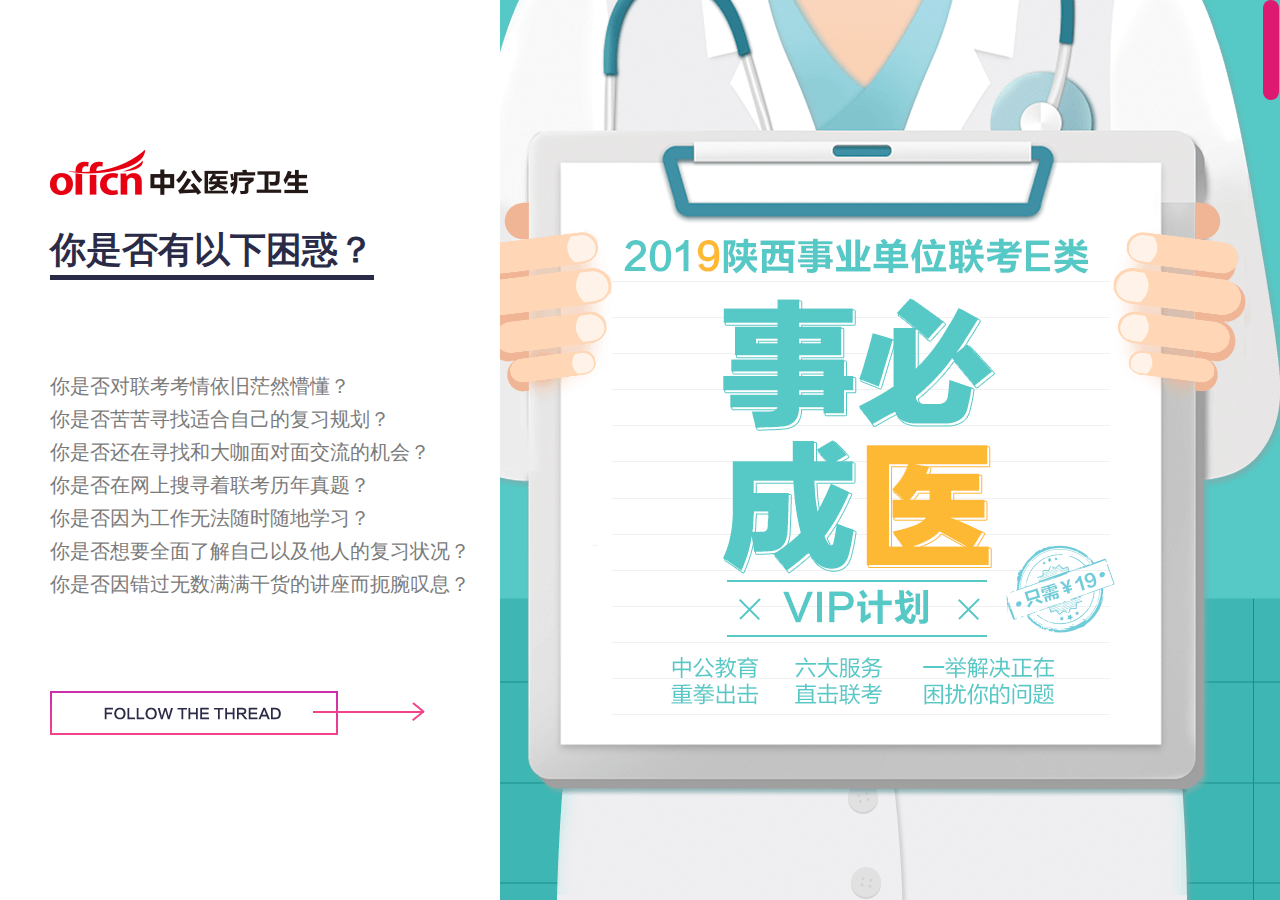
<file: index.html>
<!DOCTYPE html>
<html>
	<head>
		<meta charset="utf-8" />
		<title></title>
		<meta name="Keywords" content=""/>
		<meta name="Description" content=""/>
		<meta name="renderer" content="webkit">
        <link rel="stylesheet" type="text/css" href="css/public.css"/>
		<link rel="stylesheet" type="text/css" href="css/main.css"/>
        <script src="js/jquery.min.js"></script>
        <script src="./js/jquery.mousewheel.min.js"></script>
        <script src="./js/mobileMouse.js"></script>
	</head>
	<body>
	  <div class="body_wrap">
	  	   <div class="wrap" id="myWrap">
	  	   	  <div class="wrap_left active">
	  	   	  	  <div class="left_con">
	  	   	  	  	  <img src="./images/logo.png" class="logoImg">
	  	   	  	  	  <h2>你是否有以下困惑？</h2>
	  	   	  	  	  <ul class="left_list">
	  	   	  	  	  	   <li>你是否对联考考情依旧茫然懵懂？</li>
						   <li>你是否苦苦寻找适合自己的复习规划？</li>
						   <li>你是否还在寻找和大咖面对面交流的机会？</li>
						   <li>你是否在网上搜寻着联考历年真题？</li>
						   <li>你是否因为工作无法随时随地学习？</li>
						   <li>你是否想要全面了解自己以及他人的复习状况？</li>
						   <li>你是否因错过无数满满干货的讲座而扼腕叹息？</li>
	  	   	  	  	  </ul>
	  	   	  	  	  <img src="./images/more.png" class="getMore">
	  	   	  	  </div>
	  	   	  </div>
	  	   	  <div class="section section0">
	  	   	  	  <img src="./images/banner_img.png" class="peopleImg">
	  	   	  </div>
	  	   	  <div class="section section1">
	  	   	  	  <div class="s1_con">
	  	   	  	  	   <p class="p1">价值980元<br><span>网校前置课</span>免费赠送</p>
	  	   	  	  	   <p class="p2">超长课时，内容全面，<br>提前了解联考全部知识考点</p>
	  	   	  	  	   <div class="btn_wrap">
	  	   	  	  	   	   <a href="https://www.51gouke.com/sxxa/e30s1p16c1057-3240931.html" target="_blank">成为VIP ></a>
	  	   	  	  	   	   <a onClick="NTKF.im_openInPageChat('kf_10353_1537942191626')" rel="nofollow"  style="cursor: pointer;" class="a1">在线咨询 ></a>
	  	   	  	  	   </div>
	  	   	  	  </div>
	  	   	  </div>
	  	   	  <div class="section section2">
	  	   	  	  <div class="s2_con">
	  	   	  	  	  <div class="s2_wrap">
	  	   	  	  	  	 <h6>两天<span>入门导学课</span>+两天<span>考点梳理课</span></h6>
	  	   	  	  	  	 <p class="p1">入门导学免费上·考情趋势尽在掌握之中 丨 考点梳理免费上·精准把握知识点分布</p>
	  	   	  	  	  	 <ul class="s2_list">
	  	   	  	  	  	 	  <!--<li>商洛</li>
	  	   	  	  	  	 	  <li>铜川</li>-->
	  	   	  	  	  	 	  <li class="active">西安</li>
	  	   	  	  	  	 	  <!--<li>汉中</li>-->
	  	   	  	  	  	 	  <li>榆林</li>
	  	   	  	  	  	 	  <!--<li>渭南</li> -->
	  	   	  	  	  	 	  <li>咸阳</li>
	  	   	  	  	  	 	 <!-- <li>宝鸡</li>-->
	  	   	  	  	  	 	  <li>安康</li> 
	  	   	  	  	  	 	  <li>延安</li>
	  	   	  	  	  	 </ul>
	  	   	  	  	  	<!--西安-->
	  	   	  	  	  	<table class="s2_tab"  style="display: table;">
	  	   	  	  	  	 	  <tr>
	  	   	  	  	  	 	  	   <th>日期</th>
	  	   	  	  	  	 	  	   <th>时间</th>
	  	   	  	  	  	 	  	   <th>课程内容</th>
	  	   	  	  	  	 	  	   <th>地点</th>
	  	   	  	  	  	 	  	   <th>报名</th>
	  	   	  	  	  	 	  </tr>
							   <tr>
							      <td>12月22日-12月23日</td>
							      <td>9:00-17:00</td>
							      <td>入门导学班</td>
							      <td>龙首学习中心</td>
							      <td><a href="https://www.51gouke.com/sxxa/e30s1p16c1057-3240931.html" target="_blank">成为VIP></a></td>
							  </tr>
							    <tr>
							      <td>12月29日-12月30日</td>
							      <td>9:00-17:00</td>
							      <td>考点梳理班</td>
							      <td>小寨学习中心</td>
							    <td><a href="https://www.51gouke.com/sxxa/e30s1p16c1057-3240931.html" target="_blank">成为VIP></a></td>
							  </tr>
	  	   	  	  	  	 </table>
	  	   	  	  	  	 <!--榆林-->
 						 <table class="s2_tab">
	  	   	  	  	  	 	  <tr>
	  	   	  	  	  	 	  	   <th>日期</th>
	  	   	  	  	  	 	  	   <th>时间</th>
	  	   	  	  	  	 	  	   <th>课程内容</th>
	  	   	  	  	  	 	  	   <th>地点</th>
	  	   	  	  	  	 	  	   <th>报名</th>
	  	   	  	  	  	 	  </tr>
							<tr>
						      <td>12月22日-12月23日</td>
						      <td>9:00-17:00</td>
						      <td>考点梳理班</td>
						      <td rowspan="2">靖边学习中心</td>
						      <td><a href="https://www.51gouke.com/sxxa/e30s1p16c1057-3240931.html" target="_blank">成为VIP></a></td>
							</tr>
							<tr>
						      <td>12月22日-12月23日</td>
						      <td>9:00-17:00</td>
						      <td>考点梳理班</td>
						      <td><a href="https://www.51gouke.com/sxxa/e30s1p16c1057-3240931.html" target="_blank">成为VIP></a></td>
						    </tr> 
	  	   	  	  	  	 </table> 
	  	   	  	  	  	 <!--咸阳-->
	  	   	  	  	  	 <table class="s2_tab">
	  	   	  	  	  	 	  <tr>
	  	   	  	  	  	 	  	   <th>日期</th>
	  	   	  	  	  	 	  	   <th>时间</th>
	  	   	  	  	  	 	  	   <th>课程内容</th>
	  	   	  	  	  	 	  	   <th>地点</th>
	  	   	  	  	  	 	  	   <th>报名</th>
	  	   	  	  	  	 	  </tr>
						    <tr>
						      <td>12月22日-12月23日</td>
						      <td>9:00-17:00</td>
						      <td>入门导学班</td>
						      <td>彬县学习中心</td>
						      <td><a href="https://www.51gouke.com/sxxa/e30s1p16c1057-3240931.html" target="_blank">成为VIP></a></td>
						    </tr>
	  	   	  	  	  	 </table>
	  	   	  	  	  	 <!--安康-->
	  	   	  	  	  	 <table class="s2_tab">
	  	   	  	  	  	 	  <tr>
	  	   	  	  	  	 	  	   <th>日期</th>
	  	   	  	  	  	 	  	   <th>时间</th>
	  	   	  	  	  	 	  	   <th>课程内容</th>
	  	   	  	  	  	 	  	   <th>地点</th>
	  	   	  	  	  	 	  	   <th>报名</th>
	  	   	  	  	  	 	  </tr>
						      <tr>
							      <td>12月22日-12月23日</td>
							      <td>9:00-17:00</td>
							      <td>考点梳理班</td>
                                  <td>安康分部</td>
							      <td><a href="https://www.51gouke.com/sxxa/e30s1p16c1057-3240931.html" target="_blank">成为VIP></a></td>
							    </tr>
	  	   	  	  	  	 </table>
	  	   	  	  	     <!--延安-->
	  	   	  	  	     <table class="s2_tab">
	  	   	  	  	  	 	  <tr>
	  	   	  	  	  	 	  	   <th>日期</th>
	  	   	  	  	  	 	  	   <th>时间</th>
	  	   	  	  	  	 	  	   <th>课程内容</th>
	  	   	  	  	  	 	  	   <th>地点</th>
	  	   	  	  	  	 	  	   <th>报名</th>
	  	   	  	  	  	 	  </tr>
						     <tr>
						      <td>12月22日-12月23日</td>
						      <td>9:00-17:00</td>
						      <td>考点梳理班</td>
                              <td>延安分部</td>
						      <td><a href="https://www.51gouke.com/sxxa/e30s1p16c1057-3240931.html" target="_blank">成为VIP></a></td>
    						</tr>
	  	   	  	  	  	 </table>
	  	   	  	  	  </div>
	  	   	  	  </div>
	  	   	  </div>
	  	   	  <div class="section section3">
	  	   	  	  <div class="s3_con">
	  	   	  	  	  <p class="p1">专属会员<span>QQ群</span>服务</p>
	  	   	  	  	  <p class="p2"><span>群刷题，群直播，</span>加入QQ群850948860，<br>和志同道合的人在一起更容易优秀</p>
	  	   	  	  	  <div class="btn_wrap">
	  	   	  	  	   	   <a href="https://www.51gouke.com/sxxa/e30s1p16c1057-3240931.html" target="_blank">成为VIP ></a>
	  	   	  	  	   	   <a onClick="NTKF.im_openInPageChat('kf_10353_1537942191626')" rel="nofollow"  style="cursor: pointer;" class="a1">在线咨询 ></a>
	  	   	  	  	   </div>
	  	   	  	  </div>
	  	   	  </div>
	  	   	  <div class="section section4">
	  	   	  	  <div class="s4_con">
	  	   	  	  	  <div class="s4_wrap">
	  	   	  	  	  	   <h6>全省模考大赛</h6>
	  	   	  	  	  	   <p class="p1">全省范围·全真模考·考场还原·知己知彼</p>
	  	   	  	  	  	   <p class="p2">1月5日·<span>全省</span>各分部<span>进行</span></p>
                           <div class="text_wrap">
                           	   <div class="text_left text_left1">
                           	   	  <p class="px1">1月6日晚19点</p>
                           	   	  <p class="px2">网络职测解析</p>
                           	   </div>
                           	   <div class="text_left">
                           	   	  <p class="px1">1月7日晚19点</p>
                           	   	  <p class="px2">网络医基解析</p>
                           	   </div>
                           </div>
                           <div class="btn_wrap">
		  	   	  	  	   	   <a href="https://www.51gouke.com/sxxa/e30s1p16c1057-3240931.html" target="_blank">成为VIP ></a>
	  	   	  	  	   	       <a onClick="NTKF.im_openInPageChat('kf_10353_1537942191626')" rel="nofollow"  style="cursor: pointer;" class="a1">在线咨询 ></a>
		  	   	  	  	   </div>
	  	   	  	  	  </div>
	  	   	  	  </div>
	  	   	  </div>
	  	   	  <div class="section section5">
	  	   	  	  <div class="s5_con">
	  	   	  	  	  <h6>网络<span>直播课</span>·随时随地学</h6>
	  	   	  	  	  <p class="p1">19课堂单独授课，历年真题、专项模拟，足不出户即可高效学习</p>
	  	   	  	  	  	  <table class="s5_tab">
	  	   	  	  	  	 	  <tr>
	  	   	  	  	  	 	  	   <th class="th1">日期</th>
	  	   	  	  	  	 	  	   <th class="th2">时间</th>
	  	   	  	  	  	 	  	   <th class="th3">主题</th>
	  	   	  	  	  	 	  	   <th class="th4">入口</th>
	  	   	  	  	  	 	  </tr>
							  <tr>
							    <td>12月28日</td>
							    <td>19:00-20:30</td>
							    <td>2019事必成医之大咖带你来刷题(医基)</td>
							    <td><a href="https://www.51gouke.com/sxxa/e30s1p16c1057-3240931.html" target="_blank">19课堂</a></td>
							  </tr>
	  	   	  	  	  	 </table>
	  	   	  	  	  <a href="https://www.51gouke.com/sxxa/e30s1p16c1057-3240931.html" target="_blank" class="goVip"></a>
	  	   	  	  </div>
	  	   	  	  <div class="s6_con">
	  	   	  	  	   <p class="p1">购书特享<span>会员4.5折</span></p>
	  	   	  	  	   <p class="p2">前往分部前台购买事业单位统考E类书籍，<br>即可享受4.5折优惠价格</p>
	  	   	  	  	   <div class="btn_wrap">
	  	   	  	  	   	   <a href="https://www.51gouke.com/sxxa/e30s1p16c1057-3240931.html" target="_blank">成为VIP ></a>
	  	   	  	  	   	   <a onClick="NTKF.im_openInPageChat('kf_10353_1537942191626')" rel="nofollow"  style="cursor: pointer;" class="a1">在线咨询 ></a>
	  	   	  	  	   </div>
	  	   	  	  </div>
	  	   	  </div>
	  	   	  <div class="section section6"></div>
	  	   	  <div class="wrap_right">
	  	   	  	  <div class="right_con">
	  	   	  	  	  <img src="./images/logo.png" class="logoImg">
	  	   	  	  	  <p class="p1"><span>￥</span>19</p>
	  	   	  	  	  <p class="p1"><span>‖</p>
	  	   	  	  	  <p class="p1 p1_1"><span>6大服务</p>
	  	   	  	  	  <p class="p2">少年，<br>
						这里有一个成为vvvvvip的机会，<br>
						你愿意和我们一起，<br>
						事必成医吗？</p>
					  <a href="https://www.51gouke.com/sxxa/e30s1p16c1057-3240931.html" target="_blank" class="buy_btn"></a>
	  	   	  	  </div>
	  	   	  </div>
	  	   </div>
	  </div>
	  <div class="bar_wrap" id="bar_wrap">
	  	  <div class="bar" id="bar"></div>
	  </div>
      <!-- js代码 -->
  <script src="./js/index.js" type="text/javascript" charset="utf-8"></script>
  <script type="text/javascript">
   function browserRedirect()
   {  
            var sUserAgent = navigator.userAgent.toLowerCase();  
            var bIsIpad = sUserAgent.match(/ipad/i) == "ipad";  
	                var bIsIphoneOs = sUserAgent.match(/iphone os/i) == "iphone os";  
	                var bIsMidp = sUserAgent.match(/midp/i) == "midp";  
	                var bIsUc7 = sUserAgent.match(/rv:1.2.3.4/i) == "rv:1.2.3.4";  
	                var bIsUc = sUserAgent.match(/ucweb/i) == "ucweb";  
	                var bIsAndroid = sUserAgent.match(/android/i) == "android";  
	                var bIsCE = sUserAgent.match(/windows ce/i) == "windows ce";  
	                var bIsWM = sUserAgent.match(/windows mobile/i) == "windows mobile";  
	                if (bIsIpad || bIsIphoneOs || bIsMidp || bIsUc7 || bIsUc || bIsAndroid || bIsCE || bIsWM)
	               {  
	                     $('.s6_con').addClass('nowPhone');
	                     $('.s2_con').addClass('nowPhone');
	                } 
	       else{}  
	       }    
	      browserRedirect();
  </script>
      <!-- js代码END -->
      <!-- 统计代码 -->
<script type="text/javaScript" src="http://www.offcn.com/statics/js/zgjs/xiaoneng.js"></script>
	</body>
</html>
</file>
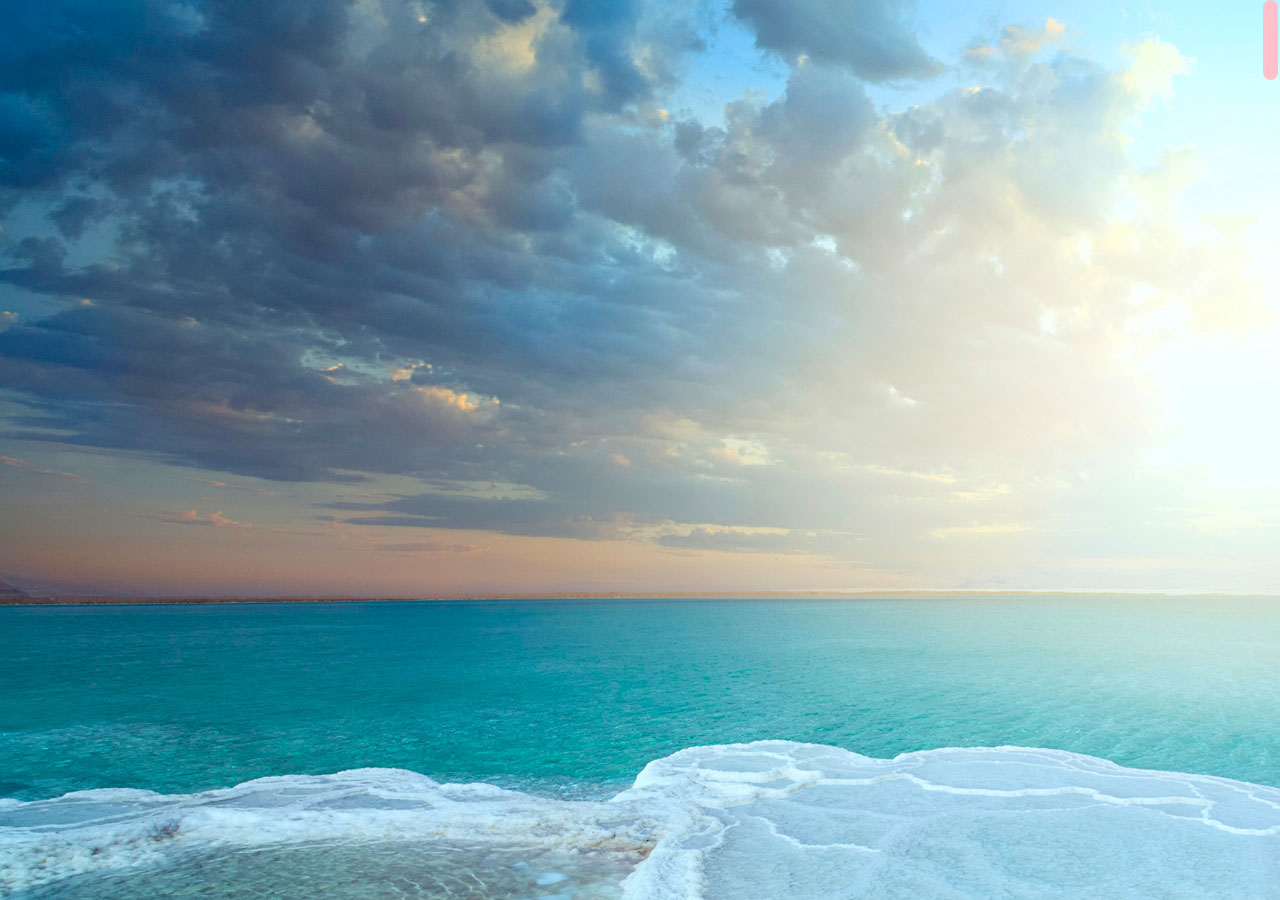
<file: test.html>
<!DOCTYPE html>
<html lang="en">
<head>
	<meta charset="UTF-8">
	<title>you,rotate</title>
	<link rel="stylesheet" href="css/public.css">
	<link rel="stylesheet" href="css/test.css">
</head>
<body>
	<div class="cons clearfix">
		<div class="se1">
			<img src="images/1.jpg" alt="">
		</div>
		<div class="se2">
			<img src="images/2.jpg" alt="">
		</div>
		<div class="se3">
			<img src="images/3.jpg" alt="">
		</div>
		<div class="se4">
			<img src="images/4.jpg" alt="">
		</div>
	</div>
	<!-- 来一个假的滚动条 -->
	<div class="bar">
		
	</div>
	<script src="js/jquery.min.js"></script>
	<script src="js/jquery.mousewheel.min.js"></script>
	<script src="js/mobileMouse.js"></script>
	<script src="js/test.js"></script>
	  <script type="text/javascript">
   // function browserRedirect()
   // {  
   //          var sUserAgent = navigator.userAgent.toLowerCase();  
   //          var bIsIpad = sUserAgent.match(/ipad/i) == "ipad";  
	  //               var bIsIphoneOs = sUserAgent.match(/iphone os/i) == "iphone os";  
	  //               var bIsMidp = sUserAgent.match(/midp/i) == "midp";  
	  //               var bIsUc7 = sUserAgent.match(/rv:1.2.3.4/i) == "rv:1.2.3.4";  
	  //               var bIsUc = sUserAgent.match(/ucweb/i) == "ucweb";  
	  //               var bIsAndroid = sUserAgent.match(/android/i) == "android";  
	  //               var bIsCE = sUserAgent.match(/windows ce/i) == "windows ce";  
	  //               var bIsWM = sUserAgent.match(/windows mobile/i) == "windows mobile";  
	  //               if (bIsIpad || bIsIphoneOs || bIsMidp || bIsUc7 || bIsUc || bIsAndroid || bIsCE || bIsWM)
	  //              {  
	  //                    $('.cons').addClass('nowPhone');
	  //                    $('.bar').addClass('nowPhone');
	  //               } 
	  //      else{}  
	  //      }    
	  //     browserRedirect();
  </script>
</body>
</html>
</file>
<file: css/public.css>
/*æ ·å¼æ¸…é™¤ä»£ç */
html{
     width:100%;
     overflow: hidden;
}
body,ol,ul,h1,h2,h3,h4,h5,h6,p,th,td,dl,dd,form
,fieldset,legend,input,textarea,select
{margin:0;padding:0}
body{
    font:13px "microsoft yahei","Arial Narrow",HELVETICA;
    background:#fff;
    }
li{list-style: none;}
a{color:#2d374b;text-decoration:none;cursor: pointer}
em{font-style:normal}
i{font-style: normal}
img{border:0;vertical-align:middle;}
table{border-collapse:collapse;border-spacing:0}
p{word-wrap:break-word;margin: 0px;}
/*é€šç”¨æ ·å¼*/
.wth{
     width:100%;
     min-width:1000px;
     clear: both;
}
.w{
    width: 1000px;
    margin: 0 auto;
    text-align: left;
}
.clearfloat:after{
    content: ".";
    display: block;
    clear: both;
    visibility: hidden;
    height: 0;
    }
/*é¡¶éƒ¨*/
.top_all{
  width: 100%;
  min-width: 1000px;
  height: 45px;
  background: #FFFFFF;
}
.top_all li{
  height: 40px;
  line-height: 50px;
  font-size:16px;
}
.left{
  float: left;
}
.left li:first-child{
  width: 170px;
  line-height: 20px;
}
.left li{
  width: 90px;
  float: left;
  text-align: center;
}
.left li a{
    padding-right: 5px;
}
.right{
  float: right;
  color: #666666;
}
.right li{
  float: left;
  font-size:18px;
}
/*åœ°å€æ */
.hda{
    background: #EEEEEE;
}
/*åº•éƒ¨*/
.zg_foot{
    background:#2b2a3a ;
    height:130px;
}
.zg_foot_nr{
    width:1000px;
    overflow: hidden;
    height:100px;
    background:#2b2a3a;
    padding-top:30px;
    text-align:center;
    color: #FFF;
    margin:0 auto;
}
.zg_foot_nr p{line-height:24px;}
.zg_foot_nr a,.zg_foot_nr a:hover{
    color:#FFF;
    line-height:24px;
    text-decoration:none;
}
</file>
<file: css/main.css>
.body_wrap{
	position: absolute;
	left:0;
	top:0;
	bottom:0;
	right: 0;
	overflow:hidden;
}
.wrap_left{
	width:500px;
	position: absolute;
	left:0;
	top:0;
	background:#fff;
	height: 100%;
	-webkit-transform: translateX(-100%);
	-moz-transform: translateX(-100%);
	-o-transform: translateX(-100%);
	-ms-transform: translateX(-100%);
	transform: translateX(-100%);
	-ms-filter: "progid:DXImageTransform.Microsoft.Alpha(Opacity=0)";
	filter: alpha(opacity=0);
	opacity: 0;
	-webkit-transition: all .8s ease-in-out;
	-moz-transition: all .8s ease-in-out;
	-o-transition: all .8s ease-in-out;
	-ms-transition: all .8s ease-in-out;
	transition: all .8s ease-in-out;
	z-index:111;
}
.wrap_left.active{
	-webkit-transform: translateX(0px);
	-moz-transform: translateX(0px);
	-o-transform: translateX(0px);
	-ms-transform: translateX(0px);
	transform: translateX(0px);
	-ms-filter: "progid:DXImageTransform.Microsoft.Alpha(Opacity=100)";
	filter: alpha(opacity=100);
	opacity: 1;
}
.wrap_right{
	width:500px;
	position: absolute;
	right:0;
	top:0;
	background:#fff;
	height: 100%;
	-webkit-transform: translateX(100%);
	-moz-transform: translateX(100%);
	-o-transform: translateX(100%);
	-ms-transform: translateX(100%);
	transform: translateX(100%);
	-ms-filter: "progid:DXImageTransform.Microsoft.Alpha(Opacity=0)";
	filter: alpha(opacity=0);
	opacity: 0;
	-webkit-transition: all .8s ease-in-out;
	-moz-transition: all .8s ease-in-out;
	-o-transition: all .8s ease-in-out;
	-ms-transition: all .8s ease-in-out;
	transition: all .8s ease-in-out;
}
.wrap_right.active{
	-webkit-transform: translateX(0px);
	-moz-transform: translateX(0px);
	-o-transform: translateX(0px);
	-ms-transform: translateX(0px);
	transform: translateX(0px);
	-ms-filter: "progid:DXImageTransform.Microsoft.Alpha(Opacity=100)";
	filter: alpha(opacity=100);
	opacity: 1;
}
.bar_wrap{
	position: absolute;
	right:1px;
	top:0;
	bottom:0;
	width:16px;
	overflow:hidden;
	z-index: 999;
}
.bar_wrap .bar{
	width:16px;
	background: #de1971;
	height: 100px;
	border-radius:20px;
	position: absolute;
	top:0;
	right: 0;
	cursor: pointer;
}
.wrap{
    width:5831px;
    height: 100%;
    position: absolute;
    left:0;
    top:0;
    background: url(./../images/body_cover.png) no-repeat center center;
    background-size: cover;
}
.section{
	height: 100%;
	float: left;
	position: relative;
}
.section.section0{
	width:1324px;
	/*background: url(./../images/banner_bk.png) no-repeat center center;
	background-size: cover;*/
}
.section.section1{
	width:542px;
	/*background: url(./../images/s1_bk.jpg) no-repeat center center;
	background-size: cover;*/
}
.section.section2{
	width:749px;
	/*background: url(./../images/s2_bk.jpg) no-repeat center center;
	background-size: cover;*/
}
.section.section3{
	width:680px;
	/*background: url(./../images/s3_bk.jpg) no-repeat center center;
	background-size: cover;*/
}
.section.section4{
	width:657px;
	/*background: url(./../images/s4_bk.jpg) no-repeat center center;
	background-size: cover;*/
}
.section.section5{
	width:1017px;
/*	background: url(./../images/s5_bk.jpg) no-repeat center center;
	background-size: cover;*/
	z-index: 2;
}
.section.section6{
	width:862px;
	/*background: url(./../images/s6_bk.jpg) no-repeat center center;
	background-size: cover;*/
}
/**/
.left_con{
   height: 600px;
   position: absolute;
   top:50%;
   margin-top: -300px;
   padding-left: 50px;
}
.left_con img.logo{
	display: block;
	width:258px;
	height: 45px;
	padding-left: 30px;
}
.left_con h2{
	line-height: 50px;
	font-size: 36px;
	color: #2a2b47;
	display: inline-block;
	border-bottom:5px solid #2a2b47;
	margin-top:30px;
}
.left_con .left_list{
	width:100%;
	padding-top:90px;
}
.left_con .left_list li{
	line-height: 33px;
	font-size: 20px;
	color: #7b7b7b;
}
.left_con img.getMore{
	display: block;
	width:375px;
	height: 44px;
	padding-top: 90px;
}
/*section0*/
.section0  img.peopleImg{
	display: block;
	position:absolute;
	left:439px;
	top:50%;
	margin-top:-532px;
}
/*section1*/
.s1_con{
	width:362px;
	height: 337px;
	display: block;
	background: url(./../images/s1_con_bk.png) no-repeat center center;
	position: absolute;
	bottom:20%;
	right: 0;
	margin-right: 30px;
}
.s1_con p.p1{
	text-align: center;
	font-size: 26px;
	color: #56c9c6;
	line-height: 35px;
	padding-top:72px;
	font-weight: bold;
}
.s1_con p.p1 span{
	color: #feb934;
}
.s1_con p.p2{
	text-align: center;
	font-size:18px;
	color: #56c9c6;
	line-height:28px;
	padding-top:10px;
	padding-left:30px;
}
.s1_con .btn_wrap{
	width:260px;
	height: 34px;
	margin-left:90px;
	padding-top: 10px;
}
.s1_con .btn_wrap a{
	display: inline-block;
	width:98px;
	height: 36px;
	border:1px solid #56c9c6;
	border-radius: 18px;
	line-height: 36px;
	font-size: 16px;
	color: #56c9c6;
	text-align: center;
	transition: all 1s;
}
.s1_con .btn_wrap a:hover{
	background: #56c9c6;
	color: #fff;
}
.s1_con .btn_wrap a.a1{
    margin-left: 14px;
}
.s2_con{
	width:741px;
	height:406px;
	position: absolute;
	left: 0;
	top:14%;
}
.s2_con.nowPhone{
	top:30%;
}
.s2_con .s2_wrap{
    width:741px;
    height: 841px;
    background: url(./../images/s2_con.png) no-repeat center center;
    position: absolute;
    top:0;
}
.s2_wrap h6{
	text-align: center;
	line-height: 30px;
	font-size: 30px;
	color: #56c9c6;
	font-weight: bold;
	padding-top:40px;
}
.s2_wrap h6 span{
	color: #feb934;
}
.s2_wrap p.p1{
	text-align: center;
	line-height:28px;
	font-size:18px;
	padding-top:10px;
	color: #56c9c6;
}
.s2_wrap .s2_list{
	width:650px;
	margin-left:48px;
	padding:15px 0 10px;
	overflow: hidden;
}
.s2_wrap .s2_list li{
	width:58px;
	height:28px;
	border:1px solid #56c9c6;
	float: left;
	margin-right: 5px;
	border-radius: 14px;
	line-height: 28px;
	text-align: center;
	font-size:16px;
	cursor: pointer;
	transition: all 1s;
}
.s2_wrap .s2_list li.active{
    background: #56c9c6;
    color: #fff;
}
.s2_wrap .s2_list li:hover{
    background: #56c9c6;
    color: #fff;
}
.s2_tab{
	width:645px;
	margin:0 auto;
	border:1px solid #56c9c6;
	border-collapse: collapse;
	text-align: center;
	display: none;
}
.s2_tab th{
	height:35px;
	background: #56c9c6;
	color: #fff;
	line-height: 35px;
	font-size: 16px;
}
.s2_tab td{
    border:1px solid #56c9c6;
    color: #56c9c6;
    line-height:28px;
    padding:5px 0;
    font-size: 16px;
}
.s2_tab td a{
	display: inline-block;
	width:98px;
	height:26px;
	border:1px solid #56c9c6;
	border-radius: 18px;
	line-height: 26px;
	font-size: 14px;
	color: #56c9c6;
	text-align: center;
	transition: all 1s;
}
.s2_tab td a:hover{
	background:#56c9c6;
	color: #fff;
}
/*s3_con*/
.s3_con{
	width:461px;
	height: 321px;
	background: url(./../images/s3_con.png) no-repeat center center;
	position: absolute;
	left: -100px;
	top:50%;
	margin-top:-100px;
	padding-left: 199px;
}
.s3_con p.p1{
	text-align: center;
	font-size: 26px;
	color: #56c9c6;
	line-height: 35px;
	padding-top:37px;
	font-weight: bold;
}
.s3_con p.p1 span{
	color: #feb934;
}
.s3_con p.p2{
	text-align: center;
	font-size:18px;
	color: #56c9c6;
	line-height:28px;
	padding-top:20px;
	padding-left:30px;
}
.s3_con p.p2 span{
	color: #feb934;
}
.s3_con .btn_wrap{
	width:310px;
	height: 34px;
	margin-left:90px;
	padding-top:20px;
}
.s3_con .btn_wrap a{
	display: inline-block;
	width:130px;
	height: 36px;
	border:1px solid #56c9c6;
	border-radius: 18px;
	line-height: 36px;
	font-size: 16px;
	color: #56c9c6;
	text-align: center;
	transition: all 1s;
}
.s3_con .btn_wrap  a:hover{
	background:#56c9c6;
	color: #fff;
}
.s3_con .btn_wrap a.a1{
    margin-left: 24px;
}
/*s4_con*/
.s4_con{
	height: 365px;
	width:670px;
	position: absolute;
	left: 0;
	bottom:30%;
}
.s4_wrap{
	width:670px;
	height: 527px;
	background: url(./../images/s4_con.png) no-repeat center center;
	position: absolute;
	top:0;
	left:0;
}
.s4_wrap h6{
	font-size: 30px;
	line-height: 30px;
	color: #feb934;
	text-align: center;
	padding-top:92px;
	padding-left:68px;
}
.s4_wrap p.p1{
	width:365px;
	background: #56c9c6;
	height: 28px;
	line-height: 28px;
	text-align: center;
	margin:10px 0 3px 188px;
	font-size: 18px;
	color: #fff;
	letter-spacing: 2px;
}
.s4_wrap p.p2{
	font-size: 30px;
	line-height: 30px;
	padding:0 0  5px 0;
	color: #feb934;
	font-weight: bold;
	text-align: center;
	padding-left: 68px;
}
.s4_wrap p.p2 span{
	color: #56c9c6;
}
.text_wrap{
	width:294px;
	height:46px;
	margin-left:223px;
	overflow: hidden;
	padding-top:5px;
}
.text_wrap .text_left{
	width:49%;
	float: left;
}
.text_wrap .text_left p.px1{
	text-align: center;
	color: #56c9c6;
	line-height:18px;
	font-size: 18px;
}
.text_wrap .text_left p.px2{
	text-align: center;
	color: #56c9c6;
	line-height:18px;
	font-size: 18px;
	padding-top:10px;
}
.text_wrap .text_left.text_left1{
	border-right: 1px dashed #56c9c6;
}
.s4_con .btn_wrap{
	width:310px;
	height: 34px;
	margin-left:223px;
	padding-top:10px;
}
.s4_con .btn_wrap a{
	display: inline-block;
	width:130px;
	height: 36px;
	border:1px solid #56c9c6;
	border-radius: 18px;
	line-height: 36px;
	font-size: 16px;
	color: #56c9c6;
	text-align: center;
	transition: all 1s;
}
.s4_con .btn_wrap a:hover{
	background: #56c9c6;
	color: #fff;
}
.s4_con .btn_wrap a.a1{
    margin-left: 24px;
}
/*s5_con*/
.s5_con{
	width:622px;
	height: 447px;
	position: absolute;
	background: url(./../images/s5_con.png) no-repeat center center;
	left: 50px;
	top:50%;
	margin-top: -320px;
}
.s5_con h6{
	font-size: 30px;
	line-height: 30px;
	padding:57px 0  5px 0;
	color: #feb934;
	font-weight: bold;
	text-align: center;
	padding-left: 68px;
}
.s5_con h6 span{
	color: #56c9c6;
}
.s5_con p.p1{
	text-align: center;
    line-height: 28px;
    font-size: 18px;
    color: #56c9c6;
}
.tab_wrap{
	width:480px;
	margin:10px auto 0;
	height: 260px;
	overflow-y: auto;
}
.s5_tab{
	width:437px;
	margin:10px auto 0;
	border:1px solid #56c9c6;
	border-collapse: collapse;
	text-align: center;
}
.s5_tab th{
	height:35px;
	background: #56c9c6;
	color: #fff;
	line-height: 35px;
	font-size: 16px;
}
.s5_tab th.th1{
	width:68px;
}
.s5_tab th.th2{
	width:85px;
}
.s5_tab th.th3{
	width:194px;
}
.s5_tab th.th4{
	width:90px;
}

.s5_tab td{
    border:1px solid #56c9c6;
    color: #56c9c6;
    line-height:24px;
    padding:2px 0;
    font-size: 14px;
}
.s5_tab td a{
	display: inline-block;
	width:80px;
	height:26px;
	border:1px solid #56c9c6;
	border-radius: 18px;
	line-height: 26px;
	font-size: 14px;
	color: #56c9c6;
	text-align: center;
	transition: all 1s;
}
.s5_tab td a:hover{
	background:#56c9c6;
	color: #fff;
}
.goVip{
	display: block;
	width:35px;
	height: 132px;
	background: url(./../images/goVip.png) no-repeat center center;
	position: absolute;
	right: 32px;
	top:206px;
	transition: all 1s;
}
.goVip:hover{
	-webkit-transform: translateX(-8px);
    transform:  translateX(-8px);
}
/*s6_con*/
.s6_con{
	width:422px;
	height: 342px;
	background: url(./../images/s6_con.png) no-repeat center center;
	position: absolute;
	right: -74px;
	bottom:10%;
	padding-left: 33px;
}
.s6_con.nowPhone{
	bottom:30%;
}
.s6_con p.p1{
	text-align: center;
	font-size: 26px;
	color: #56c9c6;
	line-height: 35px;
	padding-top:196px;
	font-weight: bold;
}
.s6_con p.p1 span{
	color: #feb934;
}
.s6_con p.p2{
	text-align: center;
	font-size:18px;
	color: #56c9c6;
	line-height:28px;
	padding-left:30px;
}
.s6_con .btn_wrap{
	width:288px;
	height: 34px;
	margin-left:90px;
	padding-top: 2px;
}
.s6_con .btn_wrap a{
	display: inline-block;
	width:120px;
	height: 36px;
	border:1px solid #56c9c6;
	border-radius: 18px;
	line-height: 36px;
	font-size: 16px;
	color: #56c9c6;
	text-align: center;
	transition: all 1s;
}
.s6_con .btn_wrap a:hover{
	background:#56c9c6;
	color: #fff;
}
.s6_con .btn_wrap a.a1{
    margin-left:20px;
}
/*right_con*/
.right_con{
	height: 560px;
	position: absolute;
	top:50%;
	margin-top:-280px;
	left: 0;
	padding-left: 70px;
}
.right_con img.logoImg{
	display: block;
	width:258px;
	height: 45px;
	padding-bottom: 30px;
}
.right_con p.p1{
	font-size: 36px;
	color: #2a2b47;
	line-height: 42px;
	font-weight: bold;
	padding:2px 0;
}
.right_con p.p1 span{
	font-size: 30px;
	position: relative;
	top:-6px;
}
.right_con p.p1.p1_1{
	width:246px;
	border-bottom:5px solid #2a2b47;
}
.right_con p.p2{
	font-size: 20px;
	line-height: 40px;
	color: #7b7b7b;
	padding-top:30px;
}
.buy_btn{
	display: block;
	width:305px;
	height: 79px;
	background: url(./../images/btn_vip.png) no-repeat center center;
	margin-top:40px;
	transition: all 1s;
}
.buy_btn:hover{
	-webkit-transform: translateY(-8px);
    transform:  translateY(-8px);
}
</file>
<file: css/test.css>
/*黑，你的假的滚动条*/
.bar{
	position: absolute;
	right: 2px;
	top: 0;
	width: 15px;
	height: 80px;
	background: pink;
	border-radius: 10px;
}
/*滚吧，一点一点地滚*/
.cons{
	width: 7680px;
	height: 100%;
	position: absolute;
	top: 0;
	overflow: hidden;
	/*width: calc(1920px*4);*/
}
.cons>div{
	float: left;
	width: 1920px;
}
.cons>div img{
	width: 100%;
}
</file>
